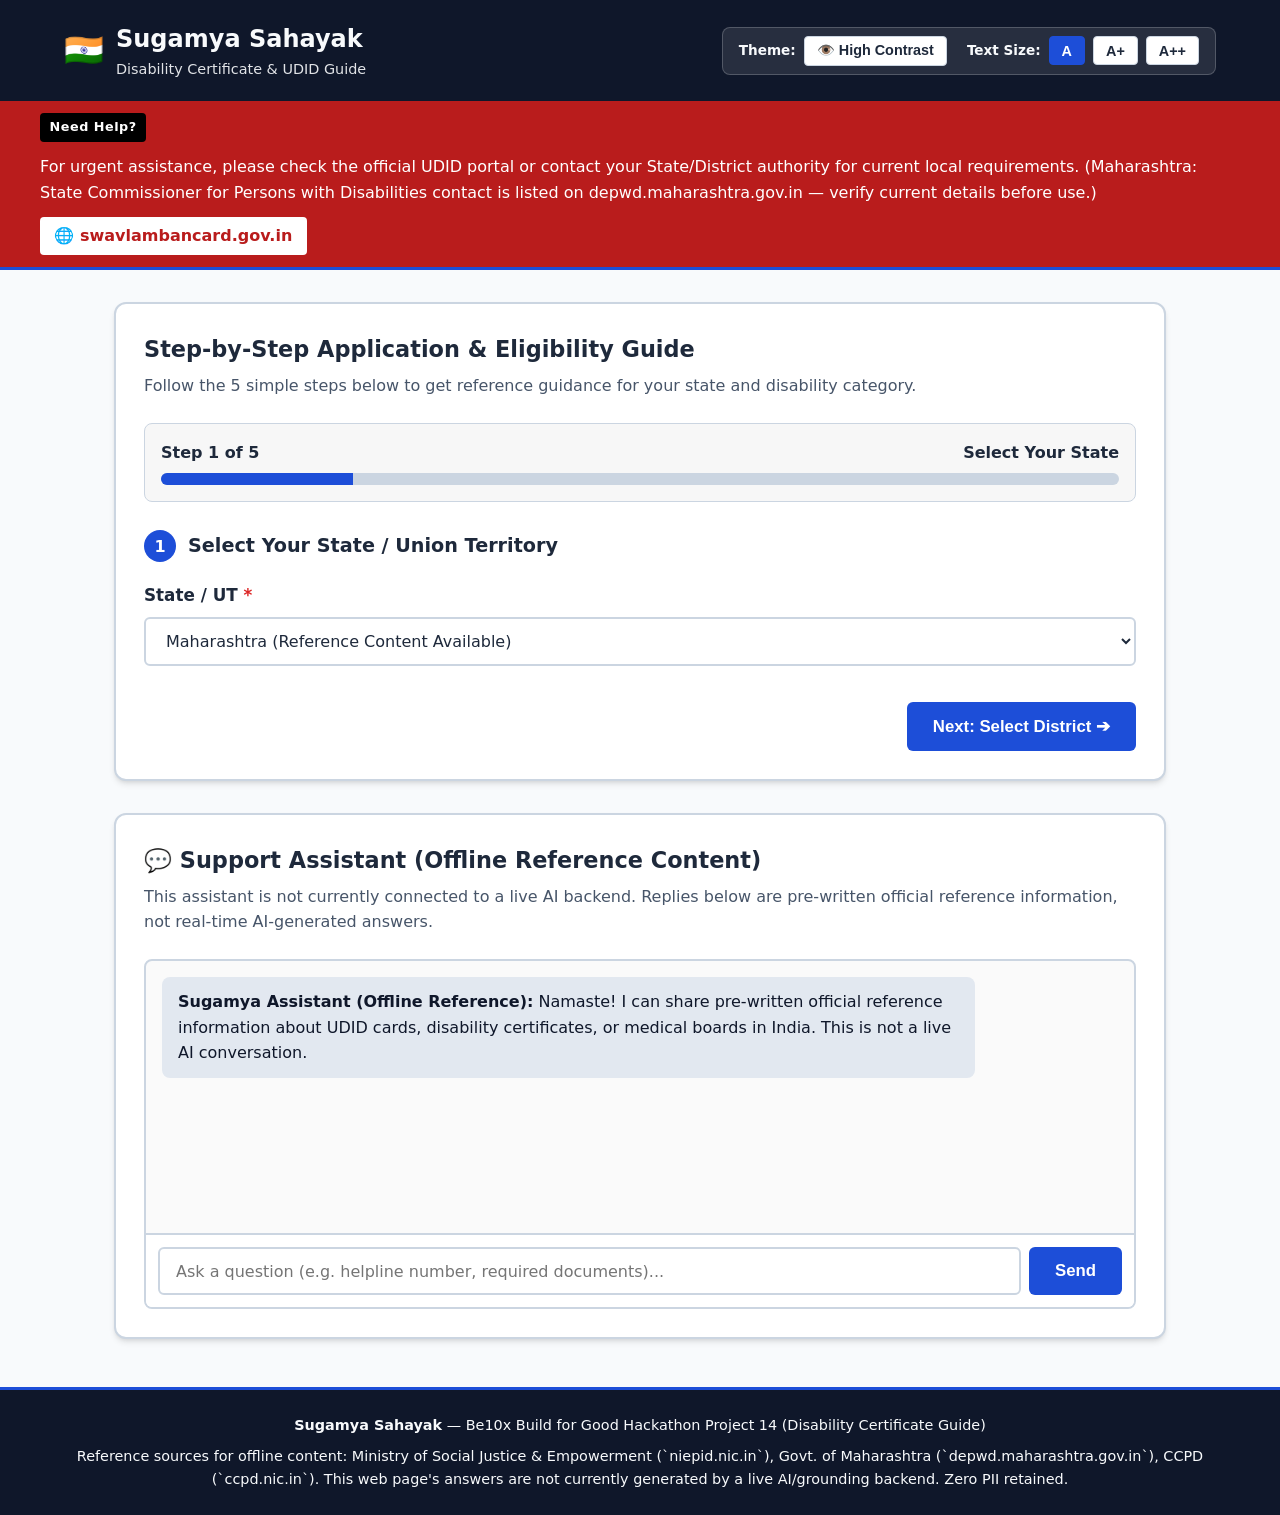
<file: index.html>
<!DOCTYPE html>
<html lang="en" dir="ltr">
<head>
    <meta charset="UTF-8">
    <meta name="viewport" content="width=device-width, initial-scale=1.0">
    <meta name="description" content="Accessible India Disability Certificate & UDID Application Guide - Be10x Build for Good Project 14">
    <title>Disability Certificate & UDID Guide | Sugamya Sahayak</title>
    <link rel="stylesheet" href="styles.css">
</head>
<body class="theme-default font-normal">
    <!-- Skip to main content link for keyboard & screen reader accessibility -->
    <a href="#main-content" class="skip-link">Skip to Main Content</a>

    <!-- Top Accessibility & Emergency Header -->
    <header class="site-header" role="banner">
        <div class="header-container">
            <div class="brand-title">
                <span class="emblem-icon" aria-hidden="true">🇮🇳</span>
                <h1>Sugamya Sahayak <span>Disability Certificate & UDID Guide</span></h1>
            </div>
            
            <!-- Accessibility Toolbar -->
            <div class="accessibility-toolbar" role="region" aria-label="Accessibility Controls">
                <div class="toolbar-group">
                    <span class="toolbar-label" id="theme-label">Theme:</span>
                    <button type="button" id="btn-theme-toggle" class="a11y-btn" aria-labelledby="theme-label" aria-pressed="false" title="Toggle High Contrast Mode">
                        <span aria-hidden="true">👁️</span> High Contrast
                    </button>
                </div>
                
                <div class="toolbar-group">
                    <span class="toolbar-label" id="font-label">Text Size:</span>
                    <button type="button" id="btn-font-normal" class="a11y-btn active" aria-label="Normal Font Size" aria-pressed="true">A</button>
                    <button type="button" id="btn-font-large" class="a11y-btn" aria-label="Large Font Size" aria-pressed="false">A+</button>
                    <button type="button" id="btn-font-xlarge" class="a11y-btn" aria-label="Extra Large Font Size" aria-pressed="false">A++</button>
                </div>
            </div>
        </div>

        <!-- Assistance Banner: only sourced claims -- SRC-001/SRC-005 portal;
             no invented toll-free number. See docs/SOURCES.md. -->
        <div class="emergency-banner" role="alert" aria-live="polite">
            <div class="emergency-container">
                <span class="emergency-badge" aria-hidden="true">Need Help?</span>
                <p>For urgent assistance, please check the official UDID portal or contact your State/District authority for current local requirements. (Maharashtra: State Commissioner for Persons with Disabilities contact is listed on depwd.maharashtra.gov.in — verify current details before use.)</p>
                <div class="emergency-actions">
                    <a href="https://swavlambancard.gov.in" target="_blank" rel="noopener noreferrer" class="emergency-link-btn" aria-label="Visit Official UDID Portal (opens in new tab)">
                        🌐 swavlambancard.gov.in
                    </a>
                </div>
            </div>
        </div>
    </header>

    <!-- Main Content Layout -->
    <main id="main-content" class="main-layout" role="main" tabindex="-1">
        
        <!-- Interactive Multi-Step Wizard Section -->
        <section class="wizard-section" aria-labelledby="wizard-heading">
            <h2 id="wizard-heading" class="section-title">Step-by-Step Application & Eligibility Guide</h2>
            <p class="section-desc">Follow the 5 simple steps below to get reference guidance for your state and disability category.</p>

            <!-- Accessible Progress Indicator -->
            <div class="progress-bar-container" role="region" aria-label="Wizard Progress">
                <div class="progress-info">
                    <span id="step-count-label">Step 1 of 5</span>
                    <span id="step-title-label">Select Your State</span>
                </div>
                <div class="progress-track" role="progressbar" id="wizard-progress" aria-valuenow="20" aria-valuemin="0" aria-valuemax="100" aria-valuetext="Step 1 of 5: Select Your State">
                    <div class="progress-fill" style="width: 20%;"></div>
                </div>
            </div>

            <!-- Form Container -->
            <form id="wizard-form" class="wizard-form" novalidate>
                
                <!-- STEP 1: State Selection -->
                <div class="form-step active" id="step-1" role="group" aria-labelledby="step-1-title">
                    <h3 id="step-1-title" class="step-heading"><span class="step-num">1</span> Select Your State / Union Territory</h3>
                    <div class="input-group">
                        <label for="select-state" class="input-label">State / UT <span class="required" aria-hidden="true">*</span></label>
                        <select id="select-state" name="state" class="form-control" required aria-required="true">
                            <option value="">-- Choose State --</option>
                            <option value="MH" selected>Maharashtra (Reference Content Available)</option>
                            <option value="DL">Delhi (National Process)</option>
                            <option value="KA">Karnataka (National Process)</option>
                            <option value="TN">Tamil Nadu (National Process)</option>
                            <option value="UP">Uttar Pradesh (National Process)</option>
                            <option value="ALL">Other State / All-India UDID</option>
                        </select>
                    </div>
                    <div class="step-actions">
                        <button type="button" class="btn btn-primary btn-next" data-next="step-2">Next: Select District ➔</button>
                    </div>
                </div>

                <!-- STEP 2: District Selection -->
                <div class="form-step" id="step-2" role="group" aria-labelledby="step-2-title" hidden>
                    <h3 id="step-2-title" class="step-heading"><span class="step-num">2</span> Select Your District</h3>
                    <div class="input-group">
                        <label for="select-district" class="input-label">District <span class="required" aria-hidden="true">*</span></label>
                        <select id="select-district" name="district" class="form-control" required aria-required="true">
                            <option value="">-- Choose District --</option>
                            <option value="pune">Pune</option>
                            <option value="mumbai_city">Mumbai City</option>
                            <option value="mumbai_suburban">Mumbai Suburban</option>
                            <option value="nagpur">Nagpur</option>
                            <option value="nashik">Nashik</option>
                            <option value="thane">Thane</option>
                            <option value="aurangabad">Chhatrapati Sambhajinagar (Aurangabad)</option>
                            <option value="other">Other / Not Listed</option>
                        </select>
                    </div>
                    <div class="step-actions">
                        <button type="button" class="btn btn-secondary btn-prev" data-prev="step-1">⬅ Back</button>
                        <button type="button" class="btn btn-primary btn-next" data-next="step-3">Next: Disability Category ➔</button>
                    </div>
                </div>

                <!-- STEP 3: Disability Category -->
                <div class="form-step" id="step-3" role="group" aria-labelledby="step-3-title" hidden>
                    <h3 id="step-3-title" class="step-heading"><span class="step-num">3</span> Select Disability Category</h3>
                    <fieldset class="radio-fieldset">
                        <legend class="input-label">Disability Category <span class="required" aria-hidden="true">*</span></legend>
                        <div class="radio-grid">
                            <label class="radio-card">
                                <input type="radio" name="disability_type" value="locomotor" checked required>
                                <span class="radio-body">
                                    <strong>♿ Locomotor / Physical</strong>
                                    <span>Polio, amputation, cerebral palsy, muscular dystrophy, spinal injury.</span>
                                </span>
                            </label>
                            <label class="radio-card">
                                <input type="radio" name="disability_type" value="visual">
                                <span class="radio-body">
                                    <strong>👁️ Visual Impairment</strong>
                                    <span>Blindness, low vision.</span>
                                </span>
                            </label>
                            <label class="radio-card">
                                <input type="radio" name="disability_type" value="hearing">
                                <span class="radio-body">
                                    <strong>👂 Hearing & Speech</strong>
                                    <span>Deaf, hard of hearing, speech impairment.</span>
                                </span>
                            </label>
                            <label class="radio-card">
                                <input type="radio" name="disability_type" value="intellectual">
                                <span class="radio-body">
                                    <strong>🧠 Intellectual / Mental</strong>
                                    <span>Autism spectrum, learning disability, mental illness.</span>
                                </span>
                            </label>
                        </div>
                    </fieldset>
                    <div class="step-actions">
                        <button type="button" class="btn btn-secondary btn-prev" data-prev="step-2">⬅ Back</button>
                        <button type="button" class="btn btn-primary btn-next" data-next="step-4">Next: Application Status ➔</button>
                    </div>
                </div>

                <!-- STEP 4: Application Status -->
                <div class="form-step" id="step-4" role="group" aria-labelledby="step-4-title" hidden>
                    <h3 id="step-4-title" class="step-heading"><span class="step-num">4</span> Select Your Application Status</h3>
                    <div class="input-group">
                        <label for="select-status" class="input-label">Current Status <span class="required" aria-hidden="true">*</span></label>
                        <select id="select-status" name="app_status" class="form-control" required aria-required="true">
                            <option value="new" selected>New Application (Applying First Time)</option>
                            <option value="renewal">Certificate Renewal (Expired / Expiring Soon)</option>
                            <option value="lost">Lost UDID Card / Duplicate Card Re-issue</option>
                            <option value="appeal">Application Rejected / Appeal Process</option>
                        </select>
                    </div>
                    <div class="step-actions">
                        <button type="button" class="btn btn-secondary btn-prev" data-prev="step-3">⬅ Back</button>
                        <button type="button" class="btn btn-primary btn-next" data-next="step-5">Next: Get Guidance ➔</button>
                    </div>
                </div>

                <!-- STEP 5: Additional Query & Submission -->
                <div class="form-step" id="step-5" role="group" aria-labelledby="step-5-title" hidden>
                    <h3 id="step-5-title" class="step-heading"><span class="step-num">5</span> Specific Question or Assistance</h3>
                    <div class="input-group">
                        <label for="query-text" class="input-label">Type your specific question (Optional)</label>
                        <textarea id="query-text" name="user_query" class="form-control" rows="3" placeholder="e.g. Where is the nearest medical board hospital in Pune? What documents are needed for locomotor disability?"></textarea>
                    </div>
                    <div class="step-actions">
                        <button type="button" class="btn btn-secondary btn-prev" data-prev="step-4">⬅ Back</button>
                        <button type="submit" id="btn-submit-wizard" class="btn btn-success btn-submit">
                            ✨ Get Guidance
                        </button>
                    </div>
                </div>
            </form>
        </section>

        <!-- Dynamic Results Panel (Live Grounded Response) -->
        <section id="results-section" class="results-section" aria-live="polite" aria-atomic="true" hidden>
            <div class="results-card">
                <div class="results-header">
                    <h3>📋 Your Guidance Report</h3>
                    <span id="grounded-badge" class="badge badge-offline">Offline Reference Content</span>
                </div>
                <div id="results-body" class="results-body">
                    <!-- Loaded dynamically by app.js -->
                    <div class="loading-spinner">
                        <span class="spinner" aria-hidden="true">⏳</span>
                        <p>Preparing your reference guidance...</p>
                    </div>
                </div>
            </div>
        </section>

        <!-- Live AI Assistant Chat Drawer -->
        <section class="chat-section" aria-labelledby="chat-heading">
            <h2 id="chat-heading" class="section-title">💬 Support Assistant (Offline Reference Content)</h2>
            <p class="section-desc">This assistant is not currently connected to a live AI backend. Replies below are pre-written official reference information, not real-time AI-generated answers.</p>
            <div class="chat-window">
                <div id="chat-messages" class="chat-messages" role="log" aria-live="polite">
                    <div class="chat-msg assistant">
                        <strong>Sugamya Assistant (Offline Reference):</strong> Namaste! I can share pre-written official reference information about UDID cards, disability certificates, or medical boards in India. This is not a live AI conversation.
                    </div>
                </div>
                <div class="chat-input-bar">
                    <input type="text" id="chat-input" class="form-control" placeholder="Ask a question (e.g. helpline number, required documents)..." aria-label="Type your message to AI assistant">
                    <button type="button" id="btn-send-chat" class="btn btn-primary">Send</button>
                </div>
            </div>
        </section>

    </main>

    <!-- Accessible Site Footer -->
    <footer class="site-footer" role="contentinfo">
        <div class="footer-container">
            <p><strong>Sugamya Sahayak</strong> — Be10x Build for Good Hackathon Project 14 (Disability Certificate Guide)</p>
            <p>Reference sources for offline content: Ministry of Social Justice & Empowerment (`niepid.nic.in`), Govt. of Maharashtra (`depwd.maharashtra.gov.in`), CCPD (`ccpd.nic.in`). This web page's answers are not currently generated by a live AI/grounding backend. Zero PII retained.</p>
        </div>
    </footer>

    <script src="app.js"></script>
</body>
</html>
</file>
<file: styles.css>
/* Sugamya Sahayak - Accessible CSS Stylesheet (WCAG 2.1 AA Compliant) */

:root {
    --bg-primary: #f8fafc;
    --bg-surface: #ffffff;
    --bg-header: #0f172a;
    --text-header: #f8fafc;
    --text-main: #1e293b;
    --text-muted: #475569;
    --primary: #1d4ed8;
    --primary-hover: #1e40af;
    --secondary: #475569;
    --secondary-hover: #334155;
    --success: #15803d;
    --success-hover: #166534;
    --emergency-bg: #b91c1c;
    --emergency-text: #ffffff;
    --border-color: #cbd5e1;
    --card-shadow: 0 4px 6px -1px rgba(0, 0, 0, 0.1), 0 2px 4px -2px rgba(0, 0, 0, 0.1);
    --focus-ring: #2563eb;
    
    /* Dynamic Font Scale Factor */
    --font-scale: 1;
    --base-font-size: 16px;
}

/* Font Scale Modifiers */
body.font-large {
    --font-scale: 1.25;
}
body.font-xlarge {
    --font-scale: 1.5;
}

/* High Contrast Theme Override */
body.theme-high-contrast {
    --bg-primary: #000000;
    --bg-surface: #121212;
    --bg-header: #000000;
    --text-header: #ffff00;
    --text-main: #ffffff;
    --text-muted: #e2e8f0;
    --primary: #ffff00;
    --primary-hover: #ffffff;
    --secondary: #333333;
    --secondary-hover: #555555;
    --success: #00ff00;
    --success-hover: #00cc00;
    --emergency-bg: #ff0000;
    --emergency-text: #ffffff;
    --border-color: #ffffff;
    --card-shadow: 0 0 0 2px #ffffff;
    --focus-ring: #ffff00;
}

* {
    box-sizing: border-box;
    margin: 0;
    padding: 0;
}

body {
    font-family: system-ui, -apple-system, BlinkMacSystemFont, 'Segoe UI', Roboto, Oxygen, Ubuntu, Cantarell, sans-serif;
    font-size: calc(var(--base-font-size) * var(--font-scale));
    line-height: 1.6;
    background-color: var(--bg-primary);
    color: var(--text-main);
    transition: background-color 0.2s ease, color 0.2s ease;
}

/* Accessible Skip Link */
.skip-link {
    position: absolute;
    top: -100px;
    left: 1rem;
    background: var(--primary);
    color: #ffffff;
    padding: 0.75rem 1.25rem;
    z-index: 10000;
    font-weight: bold;
    border-radius: 4px;
    text-decoration: underline;
    transition: top 0.2s ease;
}
.skip-link:focus {
    top: 1rem;
}

/* Focus Ring Customization */
:focus-visible {
    outline: 3px solid var(--focus-ring) !important;
    outline-offset: 3px !important;
}

/* Site Header */
.site-header {
    background-color: var(--bg-header);
    color: var(--text-header);
    border-bottom: 3px solid var(--primary);
}

.header-container {
    max-width: 1200px;
    margin: 0 auto;
    padding: 1.25rem 1.5rem;
    display: flex;
    justify-content: space-between;
    align-items: center;
    flex-wrap: wrap;
    gap: 1rem;
}

.brand-title {
    display: flex;
    align-items: center;
    gap: 0.75rem;
}

.emblem-icon {
    font-size: 2rem;
}

.brand-title h1 {
    font-size: 1.5rem;
    font-weight: 700;
    margin: 0;
    display: flex;
    flex-direction: column;
}

.brand-title h1 span {
    font-size: 0.9rem;
    font-weight: 400;
    opacity: 0.9;
}

/* Accessibility Toolbar */
.accessibility-toolbar {
    display: flex;
    align-items: center;
    gap: 1.25rem;
    background: rgba(255, 255, 255, 0.1);
    padding: 0.5rem 1rem;
    border-radius: 8px;
    border: 1px solid rgba(255, 255, 255, 0.2);
}

.toolbar-group {
    display: flex;
    align-items: center;
    gap: 0.5rem;
}

.toolbar-label {
    font-size: 0.85rem;
    font-weight: 600;
}

.a11y-btn {
    background: var(--bg-surface);
    color: var(--text-main);
    border: 1px solid var(--border-color);
    padding: 0.35rem 0.75rem;
    font-size: 0.9rem;
    font-weight: 700;
    border-radius: 4px;
    cursor: pointer;
}

.a11y-btn.active, .a11y-btn[aria-pressed="true"] {
    background: var(--primary);
    color: #ffffff;
    border-color: var(--primary);
}

body.theme-high-contrast .a11y-btn {
    background: #000000;
    color: #ffffff;
    border-color: #ffffff;
}

body.theme-high-contrast .a11y-btn.active {
    background: #ffff00;
    color: #000000;
    border-color: #ffff00;
}

/* Emergency Helpline Banner */
.emergency-banner {
    background-color: var(--emergency-bg);
    color: var(--emergency-text);
    padding: 0.75rem 1.5rem;
}

.emergency-container {
    max-width: 1200px;
    margin: 0 auto;
    display: flex;
    justify-content: space-between;
    align-items: center;
    flex-wrap: wrap;
    gap: 0.75rem;
}

.emergency-badge {
    background: #000000;
    color: #ffffff;
    padding: 0.25rem 0.6rem;
    font-size: 0.8rem;
    font-weight: 800;
    border-radius: 4px;
    letter-spacing: 0.5px;
}

.emergency-actions {
    display: flex;
    gap: 0.75rem;
    align-items: center;
}

.emergency-call-btn, .emergency-link-btn {
    background: #ffffff;
    color: #b91c1c;
    padding: 0.4rem 0.9rem;
    font-weight: 700;
    border-radius: 4px;
    text-decoration: none;
    display: inline-flex;
    align-items: center;
    gap: 0.3rem;
}

.emergency-call-btn:hover, .emergency-link-btn:hover {
    text-decoration: underline;
}

body.theme-high-contrast .emergency-call-btn, body.theme-high-contrast .emergency-link-btn {
    background: #ffff00;
    color: #000000;
}

/* Main Layout */
.main-layout {
    max-width: 1100px;
    margin: 2rem auto;
    padding: 0 1.5rem;
    display: flex;
    flex-direction: column;
    gap: 2rem;
}

.section-title {
    font-size: 1.4rem;
    font-weight: 700;
    margin-bottom: 0.3rem;
    color: var(--text-main);
}

.section-desc {
    color: var(--text-muted);
    margin-bottom: 1.5rem;
}

/* Wizard Container & Cards */
.wizard-section, .results-section, .chat-section {
    background: var(--bg-surface);
    border: 2px solid var(--border-color);
    border-radius: 12px;
    padding: 1.75rem;
    box-shadow: var(--card-shadow);
}

/* Progress Indicator */
.progress-bar-container {
    margin-bottom: 1.75rem;
    background: rgba(0,0,0,0.03);
    padding: 1rem;
    border-radius: 8px;
    border: 1px solid var(--border-color);
}

.progress-info {
    display: flex;
    justify-content: space-between;
    font-weight: 700;
    margin-bottom: 0.5rem;
}

.progress-track {
    background: var(--border-color);
    height: 12px;
    border-radius: 6px;
    overflow: hidden;
}

.progress-fill {
    background: var(--primary);
    height: 100%;
    transition: width 0.3s ease;
}

/* Form Controls */
.wizard-form {
    display: flex;
    flex-direction: column;
    gap: 1.5rem;
}

.form-step {
    display: flex;
    flex-direction: column;
    gap: 1.25rem;
}

.form-step[hidden] {
    display: none !important;
}

.step-heading {
    font-size: 1.2rem;
    display: flex;
    align-items: center;
    gap: 0.75rem;
}

.step-num {
    background: var(--primary);
    color: #ffffff;
    width: 32px;
    height: 32px;
    border-radius: 50%;
    display: inline-flex;
    align-items: center;
    justify-content: center;
    font-size: 1rem;
    font-weight: 800;
}

body.theme-high-contrast .step-num {
    background: #ffff00;
    color: #000000;
}

.input-group {
    display: flex;
    flex-direction: column;
    gap: 0.5rem;
}

.input-label {
    font-weight: 700;
    font-size: 1.05rem;
}

.required {
    color: #dc2626;
}

.form-control {
    width: 100%;
    padding: 0.75rem 1rem;
    font-size: 1rem;
    font-family: inherit;
    background: var(--bg-surface);
    color: var(--text-main);
    border: 2px solid var(--border-color);
    border-radius: 6px;
}

/* Radio Grid Cards */
.radio-fieldset {
    border: none;
}

.radio-grid {
    display: grid;
    grid-template-columns: repeat(auto-fit, minmax(240px, 1fr));
    gap: 1rem;
    margin-top: 0.5rem;
}

.radio-card {
    display: flex;
    align-items: flex-start;
    gap: 0.75rem;
    border: 2px solid var(--border-color);
    padding: 1rem;
    border-radius: 8px;
    cursor: pointer;
    background: var(--bg-surface);
    transition: border-color 0.2s ease;
}

.radio-card:hover, .radio-card:focus-within {
    border-color: var(--primary);
}

.radio-card input[type="radio"] {
    width: 20px;
    height: 20px;
    margin-top: 0.2rem;
}

.radio-body {
    display: flex;
    flex-direction: column;
    gap: 0.25rem;
}

.radio-body strong {
    font-size: 1rem;
}

.radio-body span {
    font-size: 0.85rem;
    color: var(--text-muted);
}

/* Action Buttons */
.step-actions {
    display: flex;
    justify-content: flex-end;
    gap: 1rem;
    margin-top: 1rem;
}

.btn {
    padding: 0.75rem 1.5rem;
    font-size: 1.05rem;
    font-weight: 700;
    border-radius: 6px;
    cursor: pointer;
    border: 2px solid transparent;
    transition: background-color 0.2s ease;
}

.btn-primary {
    background-color: var(--primary);
    color: #ffffff;
}

.btn-primary:hover {
    background-color: var(--primary-hover);
}

.btn-secondary {
    background-color: var(--secondary);
    color: #ffffff;
}

.btn-secondary:hover {
    background-color: var(--secondary-hover);
}

.btn-success {
    background-color: var(--success);
    color: #ffffff;
}

.btn-success:hover {
    background-color: var(--success-hover);
}

body.theme-high-contrast .btn-primary {
    background: #ffff00;
    color: #000000;
    border-color: #ffffff;
}

body.theme-high-contrast .btn-secondary {
    background: #333333;
    color: #ffffff;
    border-color: #ffffff;
}

body.theme-high-contrast .btn-success {
    background: #00ff00;
    color: #000000;
    border-color: #ffffff;
}

/* Results Panel */
.results-card {
    display: flex;
    flex-direction: column;
    gap: 1rem;
}

.results-header {
    display: flex;
    justify-content: space-between;
    align-items: center;
    border-bottom: 2px solid var(--border-color);
    padding-bottom: 0.75rem;
    flex-wrap: wrap;
    gap: 0.5rem;
}

.badge {
    padding: 0.35rem 0.75rem;
    font-size: 0.85rem;
    font-weight: 800;
    border-radius: 20px;
}

.badge-verified {
    background: #dcfce7;
    color: #15803d;
    border: 1px solid #86efac;
}

body.theme-high-contrast .badge-verified {
    background: #00ff00;
    color: #000000;
}

.badge-offline {
    background: #fef3c7;
    color: #92400e;
    border: 1px solid #fcd34d;
}

body.theme-high-contrast .badge-offline {
    background: #ffff00;
    color: #000000;
}

.offline-notice {
    background: #fef3c7;
    color: #92400e;
    border: 2px solid #f59e0b;
    border-radius: 8px;
    padding: 0.9rem 1.1rem;
}

body.theme-high-contrast .offline-notice {
    background: #000000;
    color: #ffff00;
    border-color: #ffff00;
}

.loading-spinner {
    display: flex;
    align-items: center;
    gap: 0.75rem;
    font-weight: 600;
    padding: 1.5rem 0;
}

.spinner {
    font-size: 1.5rem;
    animation: spin 1.5s linear infinite;
}

@keyframes spin {
    0% { transform: rotate(0deg); }
    100% { transform: rotate(360deg); }
}

@media (prefers-reduced-motion: reduce) {
    .spinner {
        animation: none;
    }
}

/* Chat Section */
.chat-window {
    display: flex;
    flex-direction: column;
    height: 350px;
    border: 2px solid var(--border-color);
    border-radius: 8px;
    overflow: hidden;
    margin-top: 1rem;
}

.chat-messages {
    flex: 1;
    padding: 1rem;
    overflow-y: auto;
    background: rgba(0,0,0,0.02);
    display: flex;
    flex-direction: column;
    gap: 0.75rem;
}

.chat-msg {
    padding: 0.75rem 1rem;
    border-radius: 8px;
    max-width: 85%;
}

.chat-msg.assistant {
    background: #e2e8f0;
    color: #0f172a;
    align-self: flex-start;
}

.chat-msg.user {
    background: var(--primary);
    color: #ffffff;
    align-self: flex-end;
}

body.theme-high-contrast .chat-msg.assistant {
    background: #333333;
    color: #ffffff;
    border: 1px solid #ffffff;
}

body.theme-high-contrast .chat-msg.user {
    background: #ffff00;
    color: #000000;
}

.chat-input-bar {
    display: flex;
    gap: 0.5rem;
    padding: 0.75rem;
    background: var(--bg-surface);
    border-top: 2px solid var(--border-color);
}

/* Footer */
.site-footer {
    background: var(--bg-header);
    color: var(--text-header);
    padding: 1.5rem;
    text-align: center;
    margin-top: 3rem;
    font-size: 0.9rem;
    border-top: 3px solid var(--primary);
}

.footer-container {
    max-width: 1200px;
    margin: 0 auto;
    display: flex;
    flex-direction: column;
    gap: 0.5rem;
}

/* Responsive Overrides */
@media (max-width: 640px) {
    .header-container, .emergency-container {
        flex-direction: column;
        align-items: flex-start;
    }
    
    .step-actions {
        flex-direction: column;
    }
    
    .btn {
        width: 100%;
    }
}
</file>
